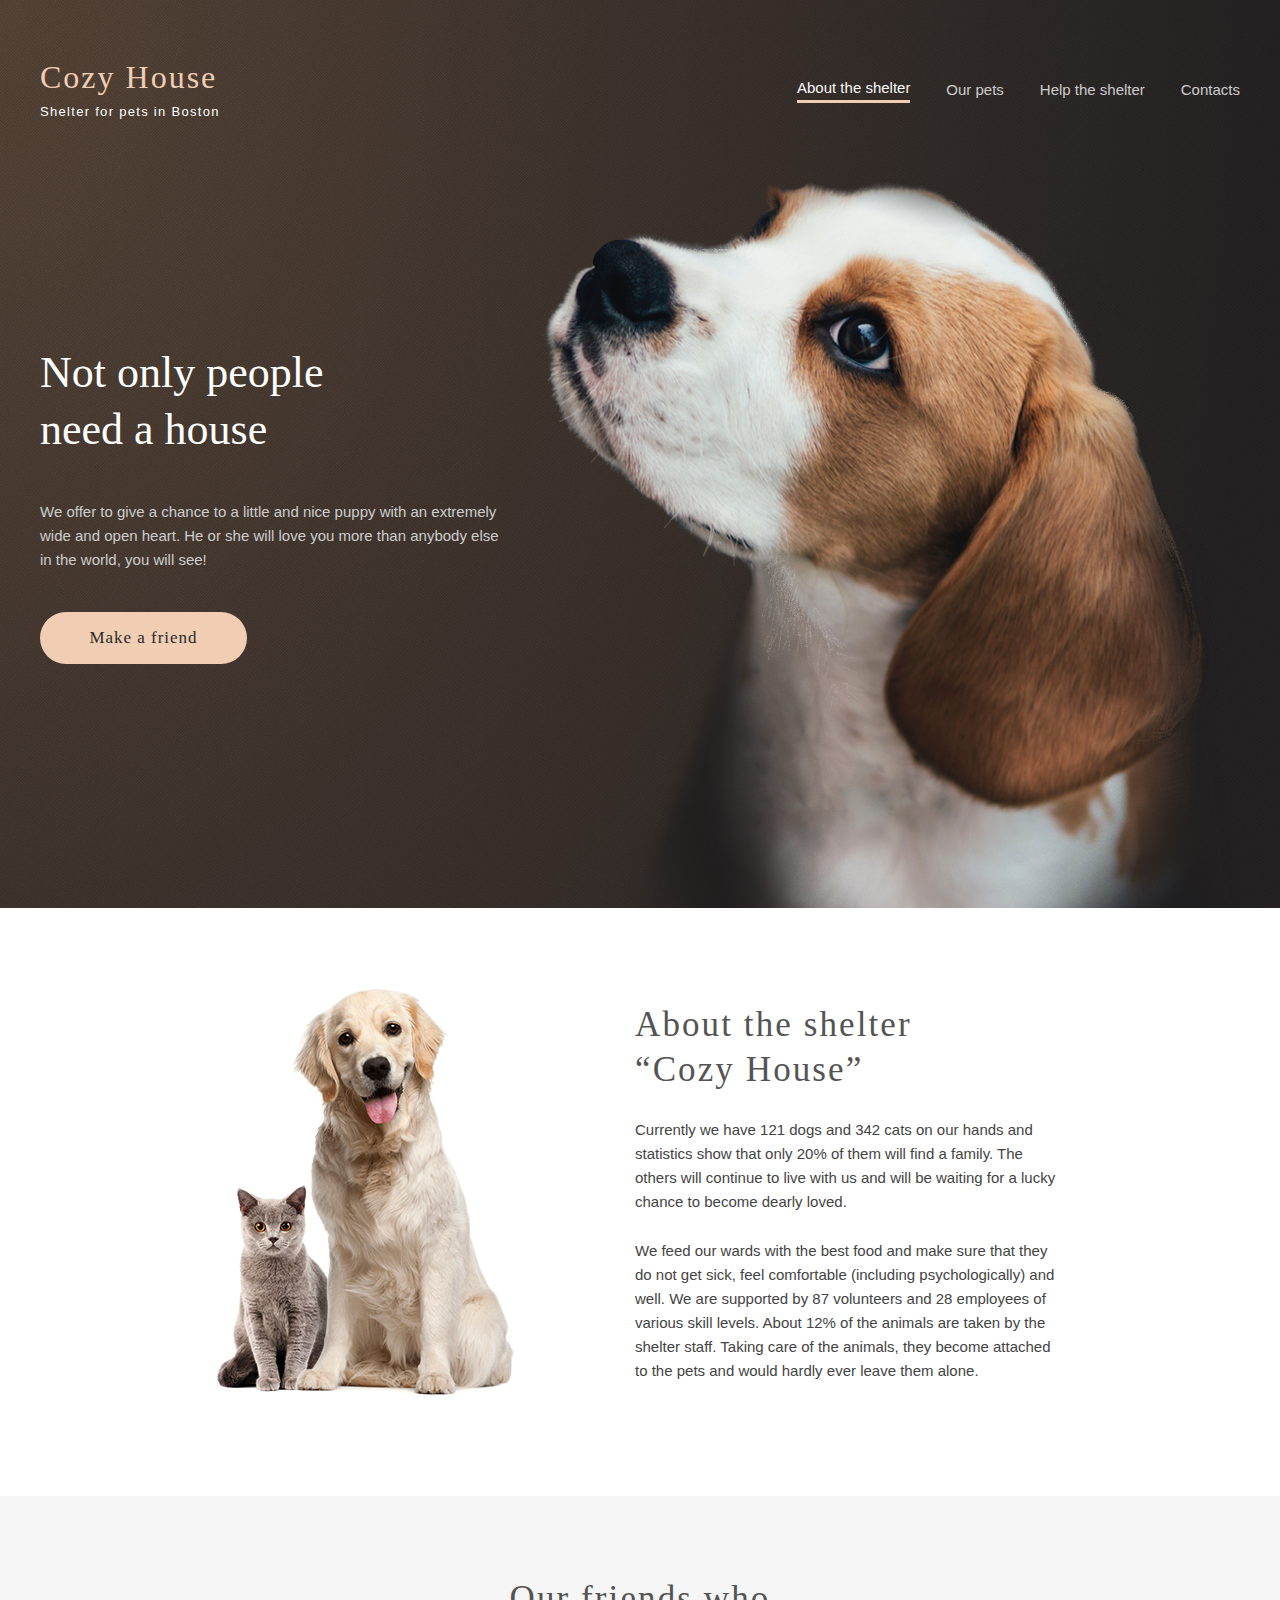
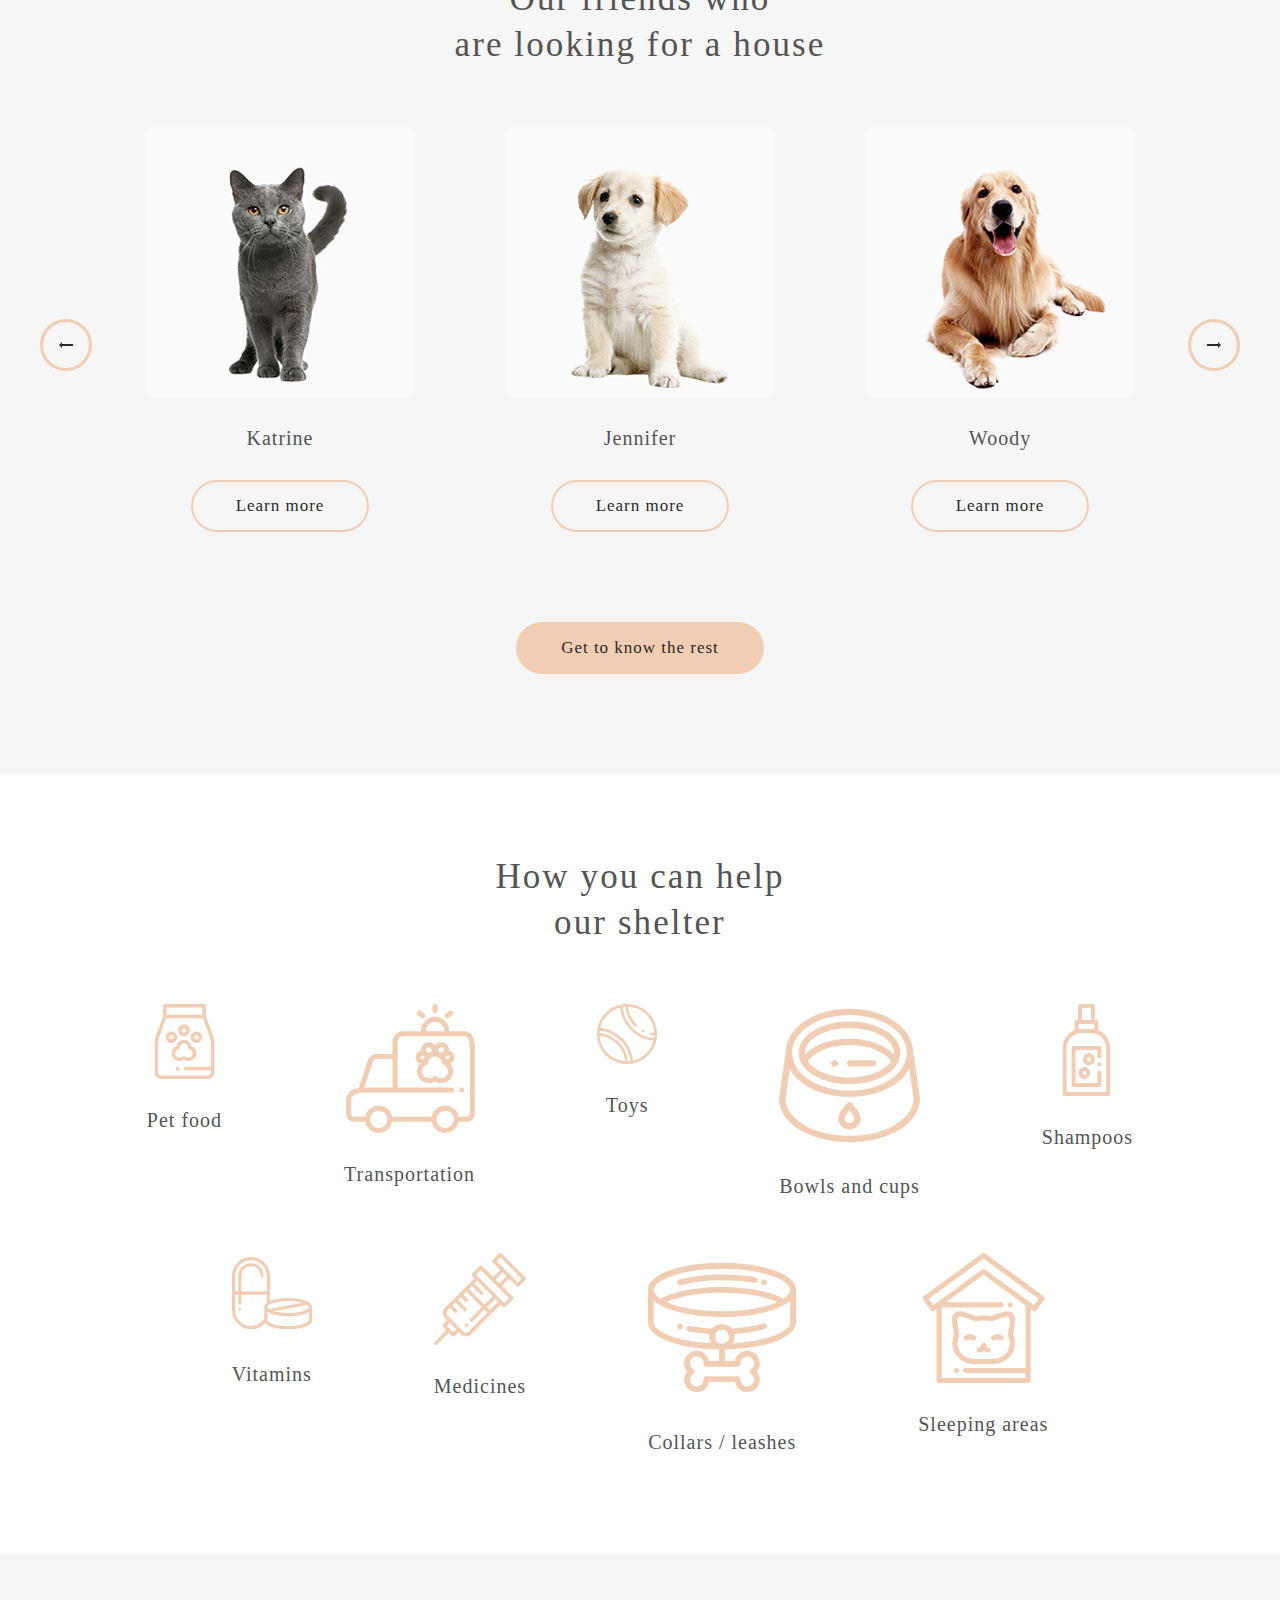
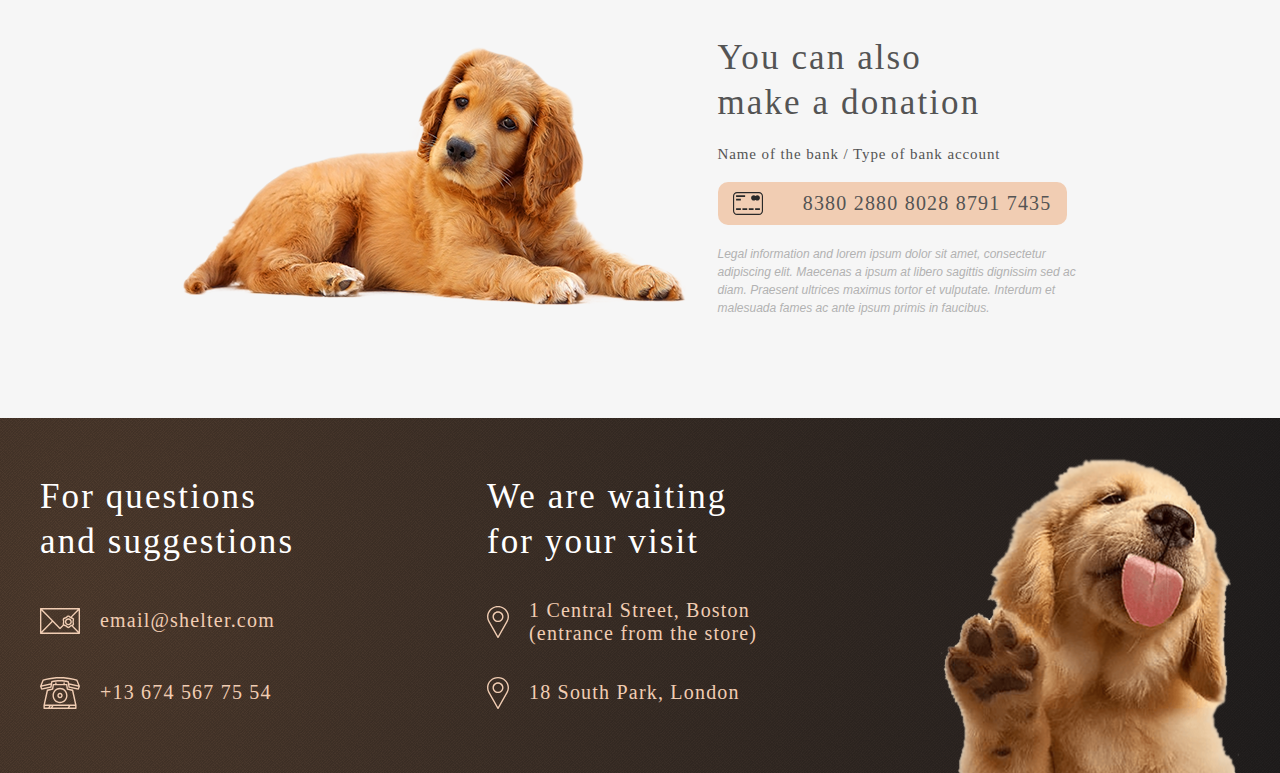
<file: shelter/pages/main/index.html>
<!DOCTYPE html>
<html lang="en">

<head>
    <meta charset="UTF-8">
    <meta name="viewport" content="width=device-width, initial-scale=1.0">
    <title>Main page</title>
    <link rel="stylesheet" href="main.css">
</head>

<body>
    <header class='header'>
        <div class="wrapper">
            <div class="logo">
                <h1 class="logo__title">Cozy House</h1>
                <div class="logo__subtitle">Shelter for pets in Boston</div>
            </div>
            <img class="burger-menu" src="../../assets/icons/Burger.png"></img>
            <nav class='menu'>
                <ul class='list'>
                    <li class='list__item'><a class='list__link list__link_active' href="#">About the shelter</a></li>
                    <li class='list__item'><a class='list__link list__link_disabled' href="../pets/pets.html">Our
                            pets</a></li>
                    <li class='list__item'><a class='list__link list__link_disabled' style='cursor: default;'
                            href="javascript:void(0)">Help the shelter</a></li>
                    <li class='list__item'><a class='list__link list__link_disabled' style='cursor: default;'
                            href="javascript:void(0)">Contacts</a></li>
                </ul>
            </nav>
        </div>
    </header>
    <main class='main'>
        <div class="first-screen">
            <div class="wrapper">
                <div class="content">
                    <div class="content__inner">
                        <h2 class='content__title'>
                            <span>
                                Not only people
                            </span>
                            <span>
                                need a house
                            </span>

                        </h2>
                        <p class="content__subtitle">
                            We offer to give a chance to a little and nice puppy with an extremely wide and open heart.
                            He
                            or she will love you more than anybody else in the world, you will see!</p>
                        <button type="button" class='hero__button'
                            onclick="window.location.href='../pets/pets.html'">Make a friend</button>
                    </div>
                </div>
                <div class="hero__image-wrapper">
                    <img class='hero__image' src="../../assets/images/start-screen-puppy.png" alt="pet image">
                </div>
            </div>
        </div>
        <div class='about'>
            <div class="wrapper">
                <div class="about__wrapper">
                    <div class="about__image-wrapper">
                        <img class='about__image-pet' src="../../assets/images/about-pets.png" alt="about pet">
                    </div>
                    <div class="about__content">
                        <h3 class='about__title'>
                            <span>About the shelter</span>
                            <span>“Cozy House”</span>
                        </h3>
                        <div class="about__description">
                            <p class='about__content_subtitle'>Currently we have 121 dogs and 342 cats on our hands and
                                statistics
                                show
                                that only 20% of them will find a family. The others will continue to live with us and
                                will
                                be
                                waiting for a lucky chance to become dearly loved.</p>
                            <p class='about__content_subtitle'>We feed our wards with the best food and make sure that
                                they
                                do
                                not
                                get
                                sick, feel comfortable (including psychologically) and well. We are supported by 87
                                volunteers
                                and 28 employees of various skill levels. About 12% of the animals are taken by the
                                shelter
                                staff. Taking care of the animals, they become attached to the pets and would hardly
                                ever
                                leave
                                them alone.</p>
                        </div>
                    </div>

                </div>
            </div>
        </div>

        <div class='pets'>
            <div class="wrapper">
                <div class="pets__wrapper">
                    <h3 class="pets__title">
                        <span>
                            Our friends who
                        </span>
                        <span>
                            are looking for a house
                        </span>
                    </h3>
                    <div class="pets__content">
                        <button class="slider-button">
                            <img src="../../assets/svg/Arrow.svg" alt="Left arrow">
                        </button>
                        <div class="pets__cards">
                            <a class="pets__item first">
                                <img src="../../assets/images/pets-katrine.png" alt="Katrine" class='pets__item__image'>
                                <div class="pets__item__content">
                                    <h4 class="pets__item__title">Katrine</h4>
                                    <button class="pets__item__button">Learn more</button>
                                </div>
                            </a>
                            <a class="pets__item center">
                                <img src="../../assets/images/pets-jennifer.png" alt="Jennifer"
                                    class='pets__item__image'>
                                <div class="pets__item__content">
                                    <h4 class="pets__item__title">Jennifer</h4>
                                    <button class="pets__item__button">Learn more</button>
                                </div>
                            </a>
                            <div class="pets__item last">
                                <img src="../../assets/images/pets-woody.png" alt="Woody" class='pets__item__image'>
                                <div class="pets__item__content">
                                    <h4 class="pets__item__title">Woody</h4>
                                    <button class="pets__item__button">Learn more</button>
                                </div>
                            </div>
                        </div>
                        <button class="slider-button_reverted">
                            <img src="../../assets/svg/Arrow.svg" alt="Right arrow">
                        </button>
                    </div>
                    <button class='pets__button' onclick="window.location.href='../pets/pets.html'">Get to know the
                        rest</button>
                </div>
            </div>
        </div>
        <div class='help'>
            <div class="wrapper">
                <div class="help__wrapper">
                    <h3 class="help__title">
                        <span>How you can help</span>
                        <span>our shelter</span>
                    </h3>
                    <div class="help__variants">
                        <div class="help__variants-line">
                            <div class="help__variant">
                                <img src="../../assets/icons/icon-pet-food.svg" alt="pet food"
                                    class="help__variant__image">
                                <h4 class="help__variant__title">
                                    Pet food
                                </h4>
                            </div>
                            <div class="help__variant even">
                                <img src="../../assets/icons/icon-transportation.svg" alt="transportation"
                                    class="help__variant__image">
                                <h4 class="help__variant__title">
                                    Transportation
                                </h4>
                            </div>
                            <div class="help__variant ">
                                <img src="../../assets/icons/icon-toys.svg" alt="toys" class="help__variant__image">
                                <h4 class="help__variant__title">
                                    Toys
                                </h4>
                            </div>
                            <div class="help__variant even">
                                <img src="../../assets/icons/icon-bowls-and-cups.svg" alt="bowls and cups"
                                    class="help__variant__image">
                                <h4 class="help__variant__title">
                                    Bowls and cups
                                </h4>
                            </div>
                            <div class="help__variant">
                                <img src="../../assets/icons/icon-shampoos.svg" alt="shampoos"
                                    class="help__variant__image">
                                <h4 class="help__variant__title">
                                    Shampoos
                                </h4>
                            </div>
                        </div>
                        <div class="help__variants-line">
                            <div class="help__variant even">
                                <img src="../../assets/icons/icon-vitamins.svg" alt="vitamins"
                                    class="help__variant__image">
                                <h4 class="help__variant__title">
                                    Vitamins
                                </h4>
                            </div>
                            <div class="help__variant">
                                <img src="../../assets/icons/icon-medicines.svg" alt="Medicines"
                                    class="help__variant__image">
                                <h4 class="help__variant__title">
                                    Medicines
                                </h4>
                            </div>
                            <div class="help__variant even">
                                <img src="../../assets/icons/icon-collars-leashes.svg" alt="collars and leashes"
                                    class="help__variant__image">
                                <h4 class="help__variant__title">
                                    Collars / leashes
                                </h4>
                            </div>
                            <div class="help__variant">
                                <img src="../../assets/icons/icon-sleeping-area.svg" alt="sleeping area"
                                    class="help__variant__image">
                                <h4 class="help__variant__title">
                                    Sleeping areas
                                </h4>
                            </div>
                        </div>
                    </div>
                </div>
            </div>
        </div>


        <div class='donation'>
            <div class="wrapper">
                <div class="donation__wrapper">
                    <div class="donation__image-wrapper">
                        <img src="../../assets/images/donation-dog.png" alt="donation dog" class="donation__image">
                    </div>
                    <div class="donation__content">
                        <h3 class="donation__title">
                            <span>You can also</span>
                            <span>make a donation</span>
                        </h3>

                        <h5 class="donation__subtitle">
                            Name of the bank / Type of bank account
                        </h5>
                        <a href="" class="donation__credit-card">
                            <img src="../../assets/icons/credit-card.svg" alt="card" class="credit-card__icon">
                            <div class="credit-card__number">8380 2880 8028 8791 7435</div>
                        </a>
                        <div class="donation__credit-card__text">
                            Legal information and lorem ipsum dolor sit amet, consectetur adipiscing elit. Maecenas
                            a
                            ipsum at libero sagittis dignissim sed ac diam. Praesent ultrices maximus tortor et
                            vulputate. Interdum et malesuada fames ac ante ipsum primis in faucibus.
                        </div>

                    </div>
                </div>
            </div>
        </div>
    </main>
    <footer class='footer'>
        <div class="wrapper">
            <div class="footer__wrapper">
                <div class="footer__questions-suggestions">
                    <h3 class="footer__title">
                        For questions and suggestions
                    </h3>
                    <a href="mailto:email@shelter.com" class="footer__email">
                        <img src="../../assets/icons/icon-email.svg" alt="email" class="email-icon">
                        <div class="footer__email-text">email@shelter.com</div>
                    </a>

                    <a href="tel:+136745677554" class="footer__phone">
                        <img src="../../assets/icons/icon-phone.svg" alt="phone" class="phone-icon">
                        <div class="footer__phone-text">+13 674 567 75 54</div>
                    </a>
                </div>
            </div>
            <div class="footer__address__item">
                <div class="footer__address">
                    <h3 class="footer__title">
                        We are waiting for your visit
                    </h3>

                    <a href="https://www.google.com/maps/place/Площадь+Минина+и+Пожарского/@56.3265251,44.003856,18.12z/data=!4m13!1m7!3m6!1s0x89b7b8351d63c465:0xeedcc4251c491ab!2s1200+Pennsylvania+Ave.+SE,+Washington,+DC+20003,+США!3b1!8m2!3d38.88256!4d-76.9901975!3m4!1s0x4151d448a11be809:0xd6f79c27cd6e556d!8m2!3d56.3267999!4d44.0064092"
                        target="_blank" class="footer__address__first">
                        <img src="../../assets/icons/icon-marker.svg" alt="address" class="address-icon">
                        <div class="footer__address-text-first">
                            <span>1 Central Street, Boston</span>
                            <span>(entrance from the store)</span>
                        </div>
                    </a>

                    <a href="https://www.google.com/maps/place/Площадь+Минина+и+Пожарского/@56.3265251,44.003856,18.12z/data=!4m13!1m7!3m6!1s0x89b7b8351d63c465:0xeedcc4251c491ab!2s1200+Pennsylvania+Ave.+SE,+Washington,+DC+20003,+США!3b1!8m2!3d38.88256!4d-76.9901975!3m4!1s0x4151d448a11be809:0xd6f79c27cd6e556d!8m2!3d56.3267999!4d44.0064092"
                        target="_blank" class="footer__address__second">
                        <img src="../../assets/icons/icon-marker.svg" alt="address" class="address-icon">
                        <div class="footer__address-text">18 South Park, London </div>
                    </a>
                </div>
            </div>
            <div class="footer__image__wrapper">
                <img src="../../assets/images/footer-puppy.png" alt="dog" class="footer__image">
            </div>
        </div>
        </div>
    </footer>


    <div class="popup__overlay hidden">
        <div class="order-form ">
            <div class="close"><img src="../../assets/icons/modal_close_button.png"></div>
            <div class="pet__image"></div>
            <div class="information">
                <div class="name">Jennifer</div>
                <div class="subtitle">Dog - Labrador</div>
                <div class="pets__description">Jennifer is the cute dog puppy</div>
                <ul class="pets__info">
                    <li class='age'> </li>
                    <li class='inoculation'> </li>
                    <li class='diseases'></li>
                    <li class='parasites'></li>
                </ul>
            </div>
        </div>
    </div>
    
    <script src="main.js"></script>
</body>


</html>
</file>
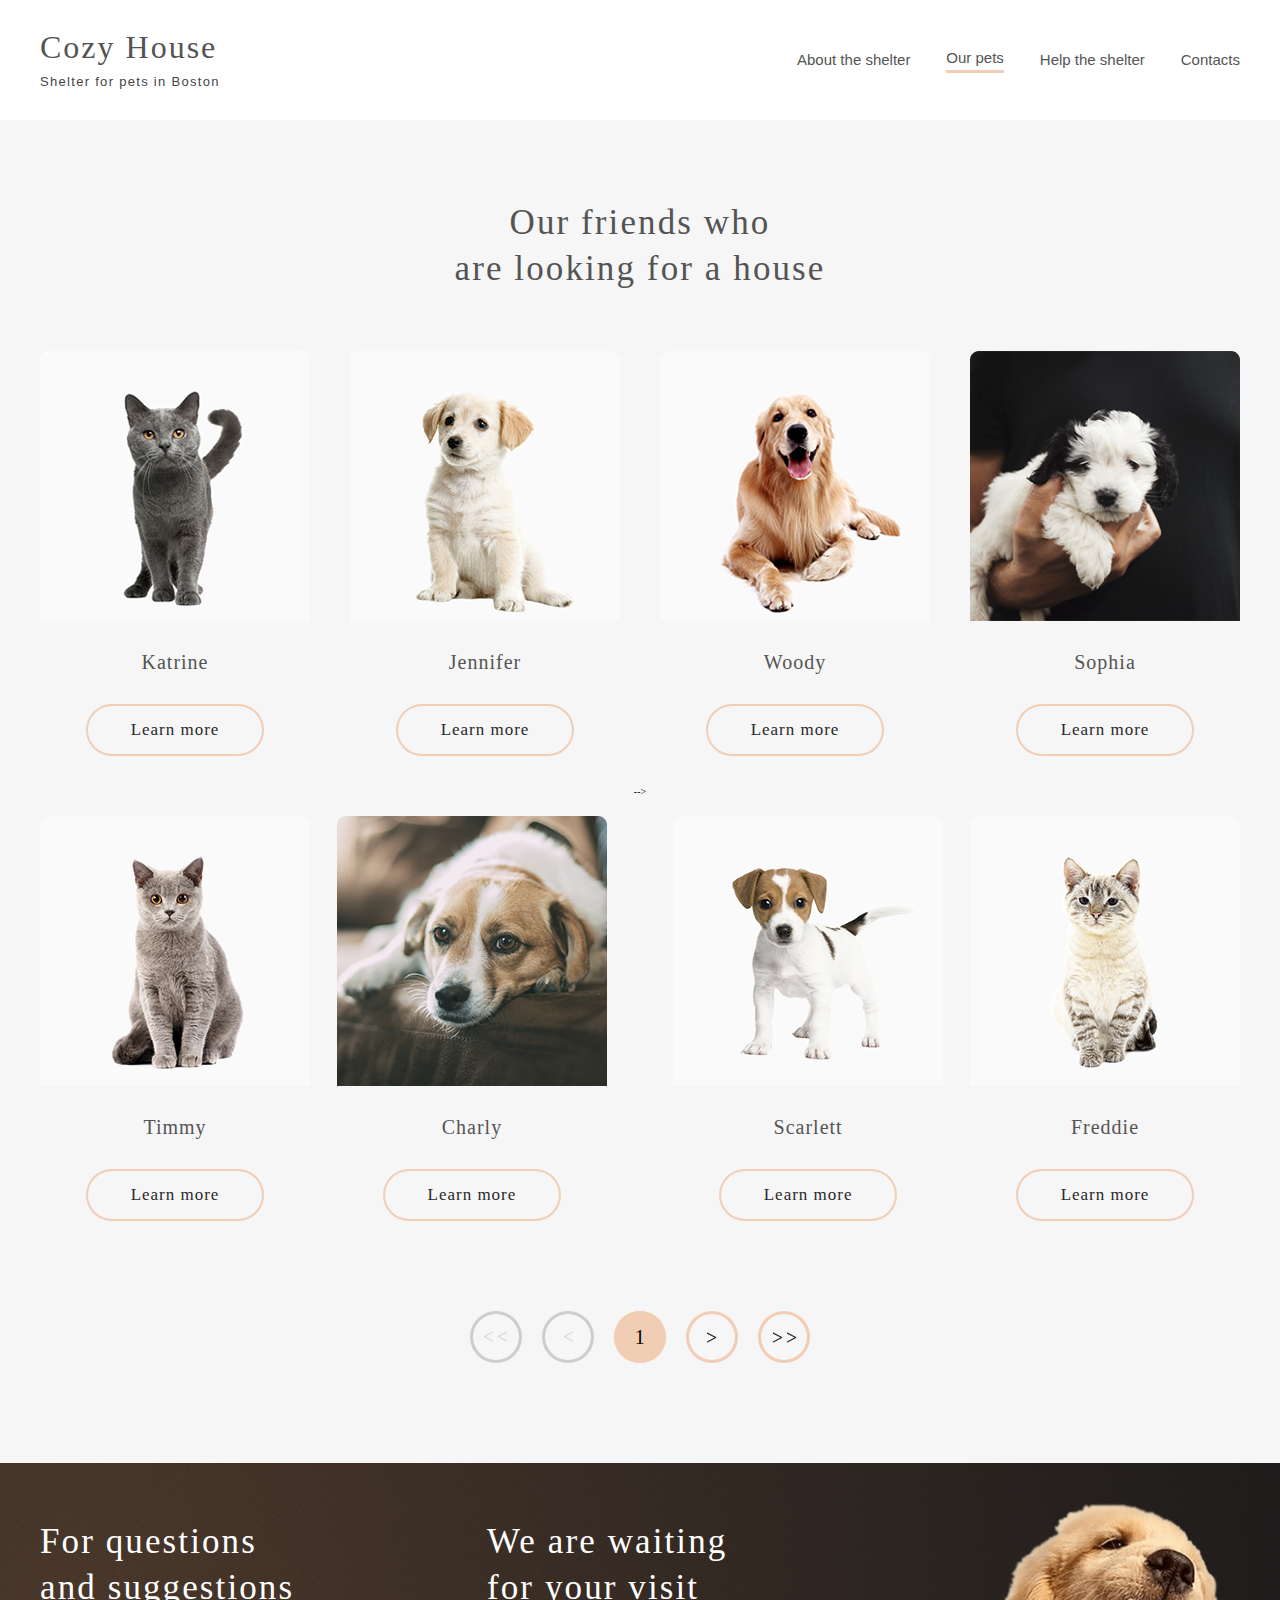
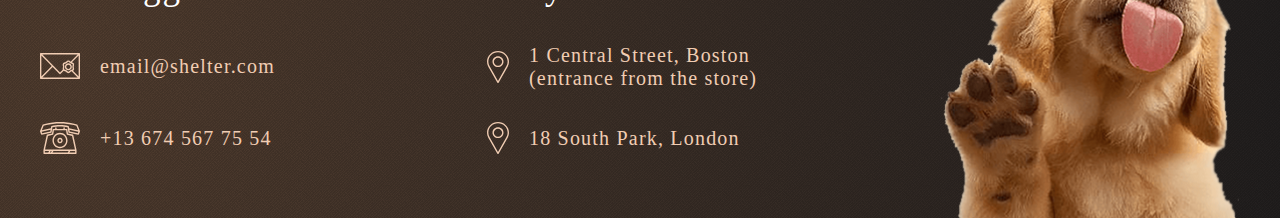
<file: shelter/pages/pets/pets.html>
<!DOCTYPE html>
<html lang="en">

<head>
    <meta charset="UTF-8">
    <meta name="viewport" content="width=device-width, initial-scale=1.0">
    <title>Our pets</title>
    <link rel="stylesheet" href="pets.css">
</head>

<body>
    <header class='header'>
        <div class="wrapper">
            <div class="logo">
                <a href="../main/index.html"><h1 class="logo__title">Cozy House</h1></a>
                <div class="logo__subtitle">Shelter for pets in Boston</div>
            </div>
            <img class="burger-menu" src="../../assets/icons/Burger2.png"></img>
            <nav class='menu'>
                <ul class='list'>
                    <li class='list__item'><a class='list__link list__link_disabled' href="../main/index.html">About the
                            shelter</a></li>
                    <li class='list__item'><a class='list__link list__link_active' href="#Our pets">Our pets</a></li>
                    <li class='list__item'><a class='list__link list__link_disabled' style='cursor: default;' href="javascript:void(0)">Help the shelter</a></li>
                    <li class='list__item'><a class='list__link list__link_disabled' style='cursor: default;' href="javascript:void(0)">Contacts</a></li>
                </ul>
            </nav>
        </div>
    </header>
    <main class="main">
        <div class='pets'>
            <div class="wrapper">
                <div class="pets__wrapper">
                    <h3 class="pets__title">
                        <span>
                            Our friends who
                        </span>
                        <span>
                            are looking for a house
                        </span>
                    </h3>

                    <div class="pets__cards ">
                        <a class="pets__item first">
                            <img src="../../assets/images/pets-katrine.png" alt="Katrine" class='pets__item__image'>
                            <div class="pets__item__content">
                                <h4 class="pets__item__title">Katrine</h4>
                                <button class="pets__item__button">Learn more</button>
                            </div>
                        </a>
                        <a class="pets__item second">
                            <img src="../../assets/images/pets-jennifer.png" alt="Jennifer" class='pets__item__image'>
                            <div class="pets__item__content">
                                <h4 class="pets__item__title">Jennifer</h4>
                                <button class="pets__item__button">Learn more</button>
                            </div>
                        </a>
                        <a class="pets__item third">
                            <img src="../../assets/images/pets-woody.png" alt="Woody" class='pets__item__image'>
                            <div class="pets__item__content">
                                <h4 class="pets__item__title">Woody</h4>
                                <button class="pets__item__button">Learn more</button>
                            </div>
                        </a>
                        <a class="pets__item fourth">
                            <img src="../../assets/images/pets-sophia.png" alt="Sophia" class='pets__item__image'>
                            <div class="pets__item__content">
                                <h4 class="pets__item__title">Sophia</h4>
                                <button class="pets__item__button">Learn more</button>
                            </div>
                        </a> 

                        <a class="pets__item fifth">
                            <img src="../../assets/images/pets-timmy.png" alt="Katrine" class='pets__item__image'>
                            <div class="pets__item__content">
                                <h4 class="pets__item__title">Timmy</h4>
                                <button class="pets__item__button">Learn more</button>
                            </div>
                        </a>
                        <a class="pets__item sixth">
                            <img src="../../assets/images/pets-charly.png" alt="Jennifer" class='pets__item__image'>
                            <div class="pets__item__content">
                                <h4 class="pets__item__title">Charly</h4>
                                <button class="pets__item__button">Learn more</button>
                            </div>
                        </a> -->
                        <a class="pets__item seventh">
                            <img src="../../assets/images/pets-scarlet.png" alt="Woody" class='pets__item__image'>
                            <div class="pets__item__content">
                                <h4 class="pets__item__title">Scarlett</h4>
                                <button class="pets__item__button">Learn more</button>
                            </div>
                        </a>
                        <a class="pets__item eighth">
                            <img src="../../assets/images/pets-freddie.png" alt="Sophia" class='pets__item__image'>
                            <div class="pets__item__content">
                                <h4 class="pets__item__title">Freddie</h4>
                                <button class="pets__item__button">Learn more</button>
                            </div>
                        </a> 
                    </div>

                    <div class="pets__navigation__wrapper">
                        <!-- по центру -->
                        <div class="pets__navigation">
                            <!-- space-between -->
                            <button class="slider-button_reverted" disabled>
                                <img src="../../assets/svg/doble.svg" alt="Right arrow" class='right-arrow'>
                            </button>
                            <button class="slider-button_reverted" disabled>
                                <img src="../../assets/svg/one.svg" alt="Right arrow" class='right-arrow'>
                            </button>

                            <button class="slider-button-center">
                                1
                            </button>

                            <button class="slider-button">
                                <img src="../../assets/svg/one.svg" alt="Left arrow">
                            </button>
                            <button class="slider-button">
                                <img src="../../assets/svg/doble.svg" alt="Left arrow">
                            </button>
                        </div>
                    </div>
                </div>
            </div>
        </div>
    </main>

    <footer class='footer'>
        <div class="wrapper">
            <div class="footer__wrapper">

                <div class="footer__questions-suggestions">
                    <h3 class="footer__title">
                        <!-- <span>For questions</span>
                        <span>and suggestions</span> -->
                        For questions and suggestions
                    </h3>
                    <a href="mailto:email@shelter.com" class="footer__email">
                        <img src="../../assets/icons/icon-email.svg" alt="email" class="email-icon">
                        <div class="footer__email-text">email@shelter.com</div>
                    </a>

                    <a href="tel:+136745677554" class="footer__phone">
                        <img src="../../assets/icons/icon-phone.svg" alt="phone" class="phone-icon">
                        <div class="footer__phone-text">+13 674 567 75 54</div>
                    </a>
                </div>
            </div>
            <div class="footer__address__item">
                <div class="footer__address">
                    <h3 class="footer__title">
                        We are waiting for your visit
                    </h3>


                    
                    <a href="https://www.google.com/maps/place/Площадь+Минина+и+Пожарского/@56.3265251,44.003856,18.12z/data=!4m13!1m7!3m6!1s0x89b7b8351d63c465:0xeedcc4251c491ab!2s1200+Pennsylvania+Ave.+SE,+Washington,+DC+20003,+США!3b1!8m2!3d38.88256!4d-76.9901975!3m4!1s0x4151d448a11be809:0xd6f79c27cd6e556d!8m2!3d56.3267999!4d44.0064092"
                    target="_blank" class="footer__address__first">
                        <img src="../../assets/icons/icon-marker.svg" alt="address" class="address-icon">
                        <div class="footer__address-text-first">
                            <span>1 Central Street, Boston</span>
                            <span>(entrance from the store)</span>
                        </div>
                    </a>
                    
                    <a href="https://www.google.com/maps/place/Площадь+Минина+и+Пожарского/@56.3265251,44.003856,18.12z/data=!4m13!1m7!3m6!1s0x89b7b8351d63c465:0xeedcc4251c491ab!2s1200+Pennsylvania+Ave.+SE,+Washington,+DC+20003,+США!3b1!8m2!3d38.88256!4d-76.9901975!3m4!1s0x4151d448a11be809:0xd6f79c27cd6e556d!8m2!3d56.3267999!4d44.0064092"
                    target="_blank" class="footer__address__second">
                        <img src="../../assets/icons/icon-marker.svg" alt="address" class="address-icon">
                        <div class="footer__address-text">18 South Park, London </div>
                    </a>
                </div>
            </div>
            <div class="footer__image__wrapper">
                <img src="../../assets/images/footer-puppy.png" alt="dog" class="footer__image">
            </div>
        </div>
        </div>
    </footer>

    <div class="popup__overlay hidden">
        <div class="order-form ">
            <div class="close"><img src="../../assets/icons/modal_close_button.png"></div>
            <div class="pet__image"></div>
            <div class="information">
                <div class="name"></div>
                <div class="subtitle"></div>
                <div class="pets__description"></div>
                <ul class="pets__info">
                    <li class='age'></li>
                    <li class='inoculation'></li>
                    <li class='diseases'></li>
                    <li class='parasites'></li>
                </ul>
            </div>
        </div>
    </div>
    <script src="pets.js"></script>
</body>

</html>
</file>
<file: shelter/pages/main/main.css>
@charset "UTF-8";
:root {
  font-size: 10px; }

* {
  margin: 0;
  padding: 0;
  -webkit-box-sizing: border-box;
  -moz-box-sizing: border-box;
  -moz-box-sizing: border-box;
  box-sizing: border-box; }

body {
  position: relative; }

a {
  text-decoration: none; }

.header {
  width: 100%;
  max-width: 100%;
  position: absolute;
  top: 6rem; }

.wrapper {
  display: flex;
  margin: 0 auto;
  max-width: 120rem;
  flex: 1;
  justify-content: space-between; }

.logo {
  display: flex;
  flex-direction: column; }
  .logo .logo__title {
    font-family: Georgia;
    font-style: normal;
    font-weight: normal;
    font-size: 3.2rem;
    line-height: 110%;
    letter-spacing: 0.2rem;
    color: #F1CDB3; }
  .logo .logo__subtitle {
    margin-top: 1rem;
    font-family: Arial;
    font-style: normal;
    font-weight: normal;
    font-size: 1.3rem;
    line-height: 110%;
    letter-spacing: 0.13rem;
    text-align: center;
    color: #FFFFFF; }

.burger-menu {
  display: none; }

.menu {
  display: flex;
  width: 44.3rem; }

.list {
  justify-content: space-between;
  width: 100%;
  display: flex;
  list-style-type: none; }
  .list .list__item {
    display: flex;
    align-items: center; }
    .list .list__item .list__link {
      font-family: Arial;
      font-weight: 400;
      font-size: 1.5rem;
      line-height: 160%;
      color: #FAFAFA;
      text-decoration: none; }
      .list .list__item .list__link_disabled {
        color: #CDCDCD; }
      .list .list__item .list__link_active {
        border-bottom: solid 0.3rem #F1CDB3; }

.main {
  display: flex;
  flex-direction: column; }

.first-screen {
  padding-top: 18rem;
  display: flex;
  background: url(../../assets/images/noise_transparent.png), radial-gradient(100% 215.42% at 0% 0%, #5B483A 0%, #262425 100%), #211F20; }
  .first-screen .content {
    width: 100%;
    display: flex;
    justify-content: space-between; }
  .first-screen .hero__image-wrapper {
    display: flex; }
  .first-screen .hero_image {
    width: 100%;
    max-width: 96.8rem;
    max-height: 72.8rem; }

.content__inner {
  padding-bottom: 8rem;
  max-width: 46.8rem;
  display: flex;
  flex-direction: column;
  /*сменили напраление*/
  justify-content: center; }
  .content__inner .content__title {
    max-width: 31rem;
    font-family: Georgia;
    font-weight: 400;
    font-size: 4.4rem;
    line-height: 130%;
    color: #FFFFFF; }
  .content__inner .content__subtitle {
    margin-top: 4.2rem;
    font-family: Arial;
    font-weight: 400;
    font-size: 1.5rem;
    line-height: 160%;
    color: #CDCDCD; }
  .content__inner .hero__button {
    width: 20.7rem;
    height: 5.2rem;
    margin-top: 4rem;
    background-color: #F1CDB3;
    border: none;
    padding: 1.5rem 4.5rem;
    cursor: pointer;
    outline: none;
    border: none;
    border-radius: 10rem;
    transition-duration: 0.5s;
    font-family: Georgia;
    font-style: normal;
    font-weight: 400;
    font-size: 1.7rem;
    line-height: 130%;
    letter-spacing: 0.099rem;
    color: #292929; }
    .content__inner .hero__button:hover {
      background-color: #FDDCC4; }

.about {
  display: flex; }
  .about__wrapper {
    display: flex;
    width: 100%;
    justify-content: space-between;
    padding: 8rem 17.5rem 10rem 17.5rem; }
  .about .wrapper {
    justify-content: center; }
  .about__image-wrapper {
    display: flex; }
  .about__image-pet {
    width: 100%; }
  .about__content {
    display: flex;
    flex-direction: column;
    max-width: 43rem;
    justify-content: center; }
  .about__title {
    color: #545454;
    font-family: Georgia;
    font-style: normal;
    font-weight: 400;
    font-size: 3.5rem;
    line-height: 130%;
    letter-spacing: 0.21rem; }
    .about__title span {
      display: block; }
  .about__description {
    margin-top: 2.5rem; }
    .about__description p {
      color: #444444;
      font-family: Arial;
      font-style: normal;
      font-weight: normal;
      font-size: 1.5rem;
      line-height: 160%; }
      .about__description p:nth-child(2) {
        margin-top: 2.5rem; }

.pets {
  padding-top: 8rem;
  padding-bottom: 10rem;
  background-color: #F6F6F6; }
  .pets__wrapper {
    width: 100%;
    display: flex;
    flex-direction: column;
    align-items: center; }
  .pets__content {
    display: flex;
    align-items: center; }
    .pets__content .pets__cards {
      display: flex;
      padding: 6rem 0.8rem; }
      .pets__content .pets__cards .pets__item {
        display: flex;
        flex-direction: column;
        border-radius: 0.9rem;
        margin: 0 4.5rem;
        cursor: pointer; }
        .pets__content .pets__cards .pets__item:hover {
          box-shadow: 0px 2px 35px 14px rgba(13, 13, 13, 0.04); }
        .pets__content .pets__cards .pets__item__image {
          width: 100%; }
        .pets__content .pets__cards .pets__item__content {
          display: flex;
          flex-direction: column;
          align-items: center;
          padding-bottom: 3rem; }
        .pets__content .pets__cards .pets__item__title {
          margin: 3rem 0;
          font-family: Georgia;
          font-style: normal;
          font-weight: 400;
          font-size: 2rem;
          line-height: 115%;
          letter-spacing: 0.12rem;
          letter-spacing: 0.1rem;
          color: #545454; }
        .pets__content .pets__cards .pets__item__button {
          background-color: transparent;
          padding: 1.5rem 4.5rem;
          cursor: pointer;
          outline: none;
          border: none;
          border-radius: 10rem;
          transition-duration: 0.5s;
          font-family: Georgia;
          font-style: normal;
          font-weight: 400;
          font-size: 1.7rem;
          line-height: 130%;
          letter-spacing: 0.099rem;
          color: #292929;
          box-shadow: inset 0 0 0 0.2rem #F1CDB3; }
          .pets__content .pets__cards .pets__item__button:hover {
            box-shadow: none;
            background-color: #FDDCC4; }
    .pets__content .slider-button {
      display: flex;
      justify-content: center;
      align-items: center;
      width: 5.2rem;
      height: 5.2rem;
      box-shadow: inset 0 0 0 0.3rem #F1CDB3;
      border-radius: 100%;
      padding: 1.9rem;
      background: none;
      border: none;
      outline: none;
      transition-duration: 0.5s; }
      .pets__content .slider-button:hover {
        cursor: pointer;
        box-shadow: none;
        background-color: #F1CDB3; }
    .pets__content .slider-button_reverted {
      display: flex;
      justify-content: center;
      align-items: center;
      width: 5.2rem;
      height: 5.2rem;
      box-shadow: inset 0 0 0 0.3rem #F1CDB3;
      border-radius: 100%;
      padding: 1.9rem;
      background: none;
      border: none;
      outline: none;
      transition-duration: 0.5s;
      transform: rotate(180deg); }
      .pets__content .slider-button_reverted:hover {
        cursor: pointer;
        box-shadow: none;
        background-color: #F1CDB3; }
  .pets__title {
    max-width: 40rem;
    text-align: center;
    font-family: Georgia;
    font-style: normal;
    font-weight: 400;
    font-size: 3.5rem;
    line-height: 130%;
    letter-spacing: 0.21rem;
    color: #545454; }
    .pets__title span {
      display: block; }
  .pets__button {
    background-color: #F1CDB3;
    border: none;
    padding: 1.5rem 4.5rem;
    cursor: pointer;
    outline: none;
    border: none;
    border-radius: 10rem;
    transition-duration: 0.5s;
    font-family: Georgia;
    font-style: normal;
    font-weight: 400;
    font-size: 1.7rem;
    line-height: 130%;
    letter-spacing: 0.099rem;
    color: #292929; }
    .pets__button:hover {
      background-color: #FDDCC4; }

.help {
  padding-top: 8rem;
  padding-bottom: 10rem; }
  .help__wrapper {
    width: 100%;
    display: flex;
    flex-direction: column;
    align-items: center; }
  .help__title {
    max-width: 40rem;
    text-align: center;
    font-family: Georgia;
    font-style: normal;
    font-weight: 400;
    font-size: 3.5rem;
    line-height: 130%;
    letter-spacing: 0.21rem;
    color: #545454; }
    .help__title span {
      display: block; }
  .help__variants {
    margin-top: 0.4rem; }
  .help__variants-line {
    display: flex;
    justify-content: center;
    margin-top: 5.5rem; }
  .help__variant {
    display: flex;
    flex-direction: column;
    margin: 0 6.1rem; }
    .help__variant__title {
      display: flex;
      flex-direction: column;
      align-items: center;
      margin-top: 3rem;
      font-family: Georgia;
      font-style: normal;
      font-weight: 400;
      font-size: 2rem;
      line-height: 115%;
      letter-spacing: 0.12rem;
      letter-spacing: 0.1rem;
      color: #545454; }

.donation {
  background-color: #F6F6F6;
  display: flex; }
  .donation__wrapper {
    display: flex;
    width: 100%;
    justify-content: center;
    padding: 8rem 4rem 10rem 4rem; }
  .donation .wrapper {
    justify-content: center; }
  .donation__image-wrapper {
    display: flex;
    justify-content: center;
    margin: 1.2rem 3rem 1.1rem 0; }
  .donation__image-pet {
    width: 100%; }
  .donation__content {
    display: flex;
    flex-direction: column;
    max-width: 43rem;
    justify-content: center; }
  .donation__title {
    color: #545454;
    font-family: Georgia;
    font-style: normal;
    font-weight: 400;
    font-size: 3.5rem;
    line-height: 130%;
    letter-spacing: 0.21rem; }
    .donation__title span {
      display: block; }
  .donation__subtitle {
    margin-top: 2rem;
    font-family: Georgia;
    font-style: normal;
    font-weight: 400;
    font-size: 1.5rem;
    line-height: 110%;
    letter-spacing: 0.09rem;
    color: #545454; }
  .donation__credit-card {
    margin-top: 2rem;
    padding: 1rem 1.5rem;
    width: 34.9rem;
    height: 4.3rem;
    background-color: #F1CDB3;
    border-radius: 1rem;
    display: flex;
    align-items: center;
    justify-content: space-between; }
    .donation__credit-card .credit-card__number {
      text-decoration: none;
      font-family: Georgia;
      font-style: normal;
      font-weight: 400;
      font-size: 2rem;
      line-height: 115%;
      letter-spacing: 0.12rem;
      letter-spacing: 0.12rem;
      color: #545454; }
  .donation__credit-card__text {
    margin-top: 2rem;
    width: 38rem;
    color: #B2B2B2;
    font-family: Arial;
    font-style: italic;
    font-weight: normal;
    font-size: 1.2rem;
    line-height: 150%; }

.footer {
  padding-top: 4rem;
  display: flex;
  background: url(../../assets/images/noise_transparent.png), radial-gradient(110.67% 538.64% at 5.73% 50%, #513D2F 0%, #1A1A1C 100%), #211F20; }
  .footer__wrapper {
    display: flex; }
  .footer__questions-suggestion__item {
    display: flex;
    justify-content: space-between; }
  .footer__questions-suggestions {
    display: flex;
    flex-direction: column; }
    .footer__questions-suggestions .footer__email {
      display: flex;
      align-items: center;
      margin-top: 4rem; }
    .footer__questions-suggestions .footer__phone {
      display: flex;
      align-items: center;
      margin-top: 4rem; }
    .footer__questions-suggestions .footer__email-text {
      color: #F1CDB3;
      text-decoration: none;
      font-family: Georgia;
      font-style: normal;
      font-weight: 400;
      font-size: 2rem;
      line-height: 115%;
      letter-spacing: 0.12rem;
      letter-spacing: 0.12rem;
      margin-left: 2rem; }
    .footer__questions-suggestions .footer__phone-text {
      color: #F1CDB3;
      text-decoration: none;
      font-family: Georgia;
      font-style: normal;
      font-weight: 400;
      font-size: 2rem;
      line-height: 115%;
      letter-spacing: 0.12rem;
      letter-spacing: 0.12rem;
      margin-left: 2rem; }
  .footer__address__item {
    display: flex;
    justify-content: space-between; }
  .footer__address {
    display: flex;
    flex-direction: column; }
    .footer__address .footer__address__first {
      display: flex;
      align-items: center;
      margin-top: 3.4rem; }
    .footer__address .footer__address__second {
      display: flex;
      align-items: center;
      margin-top: 3.2rem; }
    .footer__address .footer__address-text-first {
      color: #F1CDB3;
      text-decoration: none;
      font-family: Georgia;
      font-style: normal;
      font-weight: 400;
      font-size: 2rem;
      line-height: 115%;
      letter-spacing: 0.12rem;
      margin-left: 2rem;
      letter-spacing: 0.12rem; }
      .footer__address .footer__address-text-first span {
        display: block; }
    .footer__address .footer__address-text {
      color: #F1CDB3;
      text-decoration: none;
      font-family: Georgia;
      font-style: normal;
      font-weight: 400;
      font-size: 2rem;
      line-height: 115%;
      letter-spacing: 0.12rem;
      margin-left: 2rem;
      letter-spacing: 0.12rem; }
  .footer__image__wrapper {
    display: flex;
    margin-left: 0.6rem;
    justify-content: space-between; }
  .footer__image {
    width: 100%; }
  .footer__title {
    width: 27.9rem;
    word-wrap: break-word;
    margin-top: 1.6rem;
    font-family: Georgia;
    font-style: normal;
    font-weight: 400;
    font-size: 3.5rem;
    line-height: 130%;
    letter-spacing: 0.21rem;
    color: #FFFFFF; }
    .footer__title span {
      display: block; }

.popup__overlay {
  position: fixed;
  z-index: 10000;
  left: 0;
  top: 0;
  width: 100%;
  height: 100%;
  background: rgba(0, 0, 0, 0.7); }

.order-form {
  background: #FAFAFA;
  border-radius: 9px;
  box-shadow: 1px 0px 5px #7d7d7d;
  box-sizing: border-box;
  height: 50rem;
  width: 90rem;
  margin: 12.5rem auto;
  position: relative;
  display: flex;
  flex-direction: row; }
  .order-form .pet__image {
    width: 50rem;
    height: 50rem;
    background-image: url("../../assets/images/pets-jennifer.png");
    background-size: cover;
    border-radius: 9px; }
  .order-form .information {
    display: flex;
    flex-direction: column;
    margin-left: 3rem; }
  .order-form .name {
    margin-top: 5rem;
    font-family: Georgia;
    font-style: normal;
    font-weight: 400;
    font-size: 3.5rem;
    line-height: 130%;
    letter-spacing: 0.21rem; }
  .order-form .subtitle {
    margin-top: 1rem;
    font-family: Georgia;
    font-style: normal;
    font-weight: 400;
    font-size: 2rem;
    line-height: 115%;
    letter-spacing: 0.12rem; }
  .order-form .pets__description {
    margin-top: 4rem;
    font-family: Georgia;
    font-style: normal;
    font-weight: 400;
    font-size: 1.5rem;
    line-height: 110%;
    letter-spacing: 0.09rem;
    width: 35rem; }
  .order-form .pets__info {
    margin-top: 4rem;
    font-family: Georgia;
    font-style: normal;
    font-weight: 400;
    font-size: 1.5rem;
    line-height: 110%;
    letter-spacing: 0.09rem;
    margin-left: 1.2rem; }
  .order-form .age,
  .order-form .inoculation,
  .order-form .diseases,
  .order-form .parasites {
    padding-bottom: 1rem; }

.close {
  display: block;
  position: absolute;
  right: -4rem;
  top: -5.2rem;
  cursor: pointer; }

.hidden {
  display: none; }

@media (max-device-width: 1279px) {
  .header {
    top: 3rem; }

  .wrapper {
    display: flex;
    margin: 0 auto;
    max-width: 70.8rem;
    flex: 1;
    flex-wrap: wrap; }

  .first-screen {
    padding-top: 15rem; }
    .first-screen .content {
      width: 100%;
      margin-left: 12.5rem;
      display: flex; }
    .first-screen .hero__image-wrapper {
      display: flex;
      margin-top: 2rem;
      margin-left: 14rem; }
    .first-screen .hero__image {
      width: 56.9rem;
      height: 59.3rem; }

  .hero__button {
    margin: 0 auto; }

  .about {
    display: flex; }
    .about__wrapper {
      display: flex;
      width: 100%;
      flex-wrap: wrap;
      justify-content: space-between;
      padding: 8rem 12rem 10rem 14rem; }
    .about__image-wrapper {
      margin-top: 8rem;
      margin-left: 6.5rem;
      display: flex;
      order: 2; }
    .about__content {
      order: 1; }

  .pets {
    padding-top: 8rem;
    padding-bottom: 10rem;
    background-color: #F6F6F6; }
    .pets__wrapper {
      width: 100%;
      display: flex;
      flex-direction: column;
      align-items: center;
      justify-content: space-between; }
    .pets__content {
      display: flex;
      align-items: center; }
      .pets__content .pets__cards {
        width: 60rem;
        display: flex;
        padding: 6rem 1rem;
        justify-content: space-between; }
        .pets__content .pets__cards .pets__item {
          display: flex;
          flex-direction: column;
          border-radius: 0.9rem;
          margin: 0; }
        .pets__content .pets__cards .center {
          display: none; }

  .help {
    padding-top: 8rem;
    padding-bottom: 10rem; }
    .help__wrapper {
      width: 100%;
      display: flex;
      flex-direction: column;
      align-items: center; }
    .help__variants {
      margin-top: 0.4rem;
      margin-left: 0.7rem; }
    .help__variants-line {
      all: initial; }
    .help__variant {
      display: inline-block;
      margin: 0 2.9rem;
      margin-top: 5.45rem; }
      .help__variant__image {
        margin: 0 5.5rem; }
      .help__variant__title {
        margin-top: 2.7rem; }

  .donation {
    background-color: #F6F6F6;
    display: flex; }
    .donation__wrapper {
      display: flex;
      flex-wrap: wrap; }
    .donation__image-wrapper {
      order: 2;
      margin-top: 6.1rem;
      margin-left: 3rem;
      margin-bottom: 0; }
    .donation__content {
      order: 1; }

  .footer {
    padding-top: 1.5rem;
    display: flex;
    background: url(../../assets/images/noise_transparent.png), radial-gradient(110.67% 538.64% at 5.73% 50%, #513D2F 0%, #1A1A1C 100%), #211F20; }
    .footer__wrapper {
      margin: 0 3.37rem; }
    .footer__address__item {
      margin-left: 2.84rem;
      margin-right: 3.9rem; }
    .footer__address {
      padding-left: -1rem; }
    .footer__image__wrapper {
      margin: 6rem auto;
      margin-bottom: 0; }

  .popup__overlay {
    position: fixed;
    z-index: 10000;
    left: 0;
    top: 0;
    width: 100%;
    height: 100%;
    background: rgba(0, 0, 0, 0.7); }

  .order-form {
    height: 35rem;
    width: 63rem;
    background: #FAFAFA;
    border-radius: 9px;
    box-shadow: 1px 0px 5px #7d7d7d;
    box-sizing: border-box;
    margin: 15rem auto;
    position: relative;
    display: flex;
    flex-direction: row; }
    .order-form .pet__image {
      width: 35rem;
      height: 35rem;
      background-image: url("../../assets/images/pets-jennifer.png");
      background-size: cover;
      border-radius: 9px; }
    .order-form .information {
      display: flex;
      flex-direction: column;
      margin-left: 3rem; }
    .order-form .name {
      margin-top: 1rem;
      font-family: Georgia;
      font-style: normal;
      font-weight: 400;
      font-size: 3.5rem;
      line-height: 130%;
      letter-spacing: 0.21rem; }
    .order-form .subtitle {
      margin-top: 1rem;
      font-family: Georgia;
      font-style: normal;
      font-weight: 400;
      font-size: 2rem;
      line-height: 115%;
      letter-spacing: 0.12rem; }
    .order-form .pets__description {
      margin-top: 2rem;
      font-family: Georgia;
      font-style: normal;
      font-weight: normal;
      font-size: 13px;
      line-height: 110%;
      /* or 14px */
      width: 26rem;
      letter-spacing: 0.06em;
      color: #000000; }
    .order-form .pets__info {
      margin-top: 2rem;
      font-family: Georgia;
      font-style: normal;
      font-weight: 400;
      font-size: 1.5rem;
      line-height: 110%;
      letter-spacing: 0.09rem;
      margin-left: 0.6rem; }
    .order-form .pets__info {
      padding-bottom: 1rem;
      padding-left: 1rem; }

  .close {
    display: block;
    position: absolute;
    right: -4rem;
    top: -5.2rem;
    cursor: pointer; }

  .hidden {
    display: none; } }
@media (max-device-width: 767px) {
  .header {
    top: 3rem; }

  .wrapper {
    display: flex;
    margin: 0 auto;
    max-width: 30rem;
    flex: 1;
    flex-wrap: wrap; }

  .menu {
    display: none; }

  .burger-menu {
    display: flex;
    margin: auto 0;
    width: 3rem;
    height: 2.2rem;
    margin-right: 4.2rem; }

  .first-screen {
    padding-top: 15rem;
    display: flex;
    -moz-background-size: 100%;
    /* Firefox 3.6+ */
    -webkit-background-size: 100%;
    /* Safari 3.1+ и Chrome 4.0+ */
    -o-background-size: 100%;
    /* Opera 9.6+ */
    background-size: 100%; }
    .first-screen .content {
      width: 100%;
      display: flex;
      margin: 0 auto;
      align-items: center;
      text-align: center; }
    .first-screen .hero__image-wrapper {
      display: flex;
      margin-top: 2.5rem;
      margin-left: auto;
      margin-right: 0; }
    .first-screen .hero__image {
      width: 26rem;
      height: 27.2rem; }

  .content__inner {
    padding-bottom: 8rem;
    max-width: 30rem;
    display: flex; }
    .content__inner .content__title {
      font-family: Georgia;
      font-weight: 400;
      font-size: 4.4rem;
      line-height: 130%;
      color: #FFFFFF;
      font-size: 2.5rem;
      letter-spacing: 0.13rem; }
      .content__inner .content__title span {
        display: block; }
    .content__inner .content__subtitle {
      margin-top: 4.2rem;
      font-family: Arial;
      font-weight: 400;
      font-size: 1.5rem;
      line-height: 160%;
      color: #CDCDCD; }
    .content__inner .hero__button {
      width: 20.7rem;
      height: 5.2rem;
      margin: 0 auto;
      margin-top: 4rem;
      background-color: #F1CDB3;
      border: none;
      padding: 1.5rem 4.5rem;
      cursor: pointer;
      outline: none;
      border: none;
      border-radius: 10rem;
      transition-duration: 0.5s;
      font-family: Georgia;
      font-style: normal;
      font-weight: 400;
      font-size: 1.7rem;
      line-height: 130%;
      letter-spacing: 0.099rem;
      color: #292929; }
      .content__inner .hero__button:hover {
        background-color: #FDDCC4; }

  .about {
    display: flex; }
    .about__wrapper {
      display: flex;
      width: 100%;
      justify-content: space-between;
      padding: 4.2rem 1.5rem 4.2rem 1.5rem; }
    .about .wrapper {
      justify-content: center; }
    .about__image-wrapper {
      display: flex;
      margin: 0;
      padding: 0 0.5rem; }
    .about__image-pet {
      width: 100%; }
    .about__content {
      display: flex;
      flex-direction: column;
      max-width: 43rem;
      justify-content: center;
      margin-bottom: 4.2rem; }
    .about__title {
      color: #545454;
      font-family: Georgia;
      font-style: normal;
      font-weight: 400;
      font-size: 3.5rem;
      line-height: 130%;
      letter-spacing: 0.21rem;
      font-size: 2.5rem;
      text-align: center;
      letter-spacing: 0.14rem; }
      .about__title span {
        display: block; }
    .about__description {
      margin-top: 2.5rem;
      text-align: justify; }

  .pets {
    padding-top: 3.9rem;
    padding-bottom: 4.2rem;
    background-color: #F6F6F6; }
    .pets__wrapper {
      width: 100%;
      display: flex;
      flex-direction: column;
      align-items: center; }
    .pets__content {
      display: inline-flex;
      flex-wrap: wrap; }
      .pets__content .pets__cards {
        display: flex;
        order: 1;
        width: 30rem;
        display: flex;
        padding: 4rem 1.5rem 0 1.5rem; }
        .pets__content .pets__cards .center {
          display: none; }
        .pets__content .pets__cards .last {
          display: none; }
      .pets__content .slider-button {
        display: flex;
        order: 2;
        margin: 2rem auto 2rem 5.7rem; }
      .pets__content .slider-button_reverted {
        transform: rotate(180deg);
        display: flex;
        order: 3;
        margin: 2rem 5.7rem 2rem auto; }
    .pets__title {
      font-family: Georgia;
      font-style: normal;
      font-weight: 400;
      font-size: 3.5rem;
      line-height: 130%;
      letter-spacing: 0.21rem;
      color: #545454;
      font-size: 2.5rem;
      letter-spacing: 0.15rem; }
    .pets__button {
      background-color: #F1CDB3;
      border: none;
      padding: 1.5rem 4.5rem;
      cursor: pointer;
      outline: none;
      border: none;
      border-radius: 10rem;
      transition-duration: 0.5s;
      font-family: Georgia;
      font-style: normal;
      font-weight: 400;
      font-size: 1.7rem;
      line-height: 130%;
      letter-spacing: 0.099rem;
      color: #292929;
      margin-top: 2.2rem; }
      .pets__button:hover {
        background-color: #FDDCC4; }

  .help {
    padding-top: 4.2rem;
    padding-bottom: 4rem; }
    .help__wrapper {
      width: 100%;
      display: flex;
      flex-direction: column;
      align-items: center; }
    .help__title {
      font-size: 2.5rem;
      letter-spacing: 0.15rem;
      margin-bottom: 1.2rem; }
    .help__variants {
      margin-top: 0;
      margin-left: 0; }
    .help__variants-line {
      all: initial; }
    .help__variant {
      margin: 0 0.5rem;
      margin-top: 3rem; }
      .help__variant__image {
        height: 5rem;
        margin: 0 4rem; }
      .help__variant__title {
        width: 13rem;
        display: flex;
        flex-direction: column;
        align-items: center;
        margin-top: 1.6rem;
        font-family: Georgia;
        font-style: normal;
        font-weight: 400;
        font-size: 2rem;
        line-height: 115%;
        letter-spacing: 0.12rem;
        letter-spacing: 0.1rem;
        color: #545454;
        font-size: 1.5rem; }
    .help .even {
      margin-left: 2rem; }

  .donation {
    background-color: #F6F6F6;
    display: flex; }
    .donation__wrapper {
      display: flex;
      flex-wrap: wrap;
      padding: 0;
      padding-top: 4.2rem; }
    .donation__image-wrapper {
      order: 2;
      margin-top: 6.1rem;
      margin-left: 3rem;
      margin-bottom: 0; }
    .donation__title {
      color: #545454;
      font-family: Georgia;
      font-style: normal;
      font-weight: 400;
      font-size: 3.5rem;
      line-height: 130%;
      letter-spacing: 0.21rem;
      font-size: 2.5rem; }
      .donation__title span {
        display: block; }
    .donation__content {
      order: 1; }

  .donation__wrapper {
    display: flex;
    flex-wrap: wrap;
    padding: 0;
    padding-top: 4.2rem; }
  .donation__image-wrapper {
    order: 2;
    margin: 4.2rem auto;
    width: 26rem;
    height: 13.5rem; }
  .donation__image {
    width: 26rem;
    height: 13.5rem; }
  .donation__content {
    display: flex;
    flex-direction: column;
    max-width: 30rem;
    justify-content: center;
    text-align: center; }
  .donation__title {
    font-size: 2.5rem;
    letter-spacing: 0.15rem; }
  .donation__subtitle {
    margin-top: 2.2rem;
    letter-spacing: 0; }
  .donation__credit-card {
    margin: 0 auto;
    margin-top: 2.4rem;
    padding: 1rem 1.5rem;
    width: 28.1rem;
    height: 4.3rem; }
    .donation__credit-card .credit-card__number {
      text-decoration: none;
      font-family: Georgia;
      font-style: normal;
      font-weight: 400;
      font-size: 2rem;
      line-height: 115%;
      letter-spacing: 0.12rem;
      letter-spacing: 0.1rem;
      color: #545454;
      font-size: 1.5rem; }
  .donation__credit-card__text {
    margin-top: 2rem;
    padding: 0 1rem;
    width: 30rem;
    color: #B2B2B2;
    font-family: Arial;
    font-style: italic;
    font-weight: normal;
    font-size: 1.2rem;
    line-height: 150%;
    text-align: justify; }

  .footer {
    padding-top: 1.4rem; }
    .footer__wrapper {
      margin: 0 auto; }
    .footer__address__item {
      width: 30rem;
      margin: 0 auto;
      margin-top: 2.4rem; }
    .footer__address {
      padding-left: -1rem; }
    .footer__image__wrapper {
      margin: 6rem auto;
      margin-bottom: 0; }
    .footer__questions-suggestion__item {
      display: flex;
      justify-content: space-between; }
    .footer__questions-suggestions {
      display: flex;
      flex-direction: column; }
      .footer__questions-suggestions .footer__email {
        display: flex;
        justify-content: space-around;
        align-items: center;
        margin-top: 4rem; }
      .footer__questions-suggestions .footer__phone {
        display: flex;
        align-items: center;
        margin-top: 4rem;
        margin-left: 2rem; }
      .footer__questions-suggestions .footer__email-text {
        color: #F1CDB3;
        text-decoration: none;
        font-family: Georgia;
        font-style: normal;
        font-weight: 400;
        font-size: 2rem;
        line-height: 115%;
        letter-spacing: 0.12rem;
        letter-spacing: 0.12rem;
        margin-left: 0rem; }
    .footer__address .footer__address__first {
      margin-top: 3.8rem; }
    .footer__address .footer__address__second {
      margin-top: 3.8rem; }
    .footer__image__wrapper {
      margin-top: 4.2rem; }
    .footer__image {
      width: 100%;
      width: 26rem;
      height: 26.9rem; }
    .footer__title {
      margin: 0 auto;
      margin-top: 1.6rem;
      text-align: center;
      width: 27.8rem;
      font-size: 2.5rem;
      letter-spacing: 0.15rem; }

  .popup__overlay {
    position: fixed;
    z-index: 10000;
    left: 0;
    top: 0;
    width: 100%;
    height: 100%;
    background: rgba(0, 0, 0, 0.7); }

  .order-form {
    background: #FAFAFA;
    border-radius: 9px;
    box-shadow: 1px 0px 5px #7d7d7d;
    box-sizing: border-box;
    height: 40.1rem;
    width: 24rem;
    margin: 12rem auto;
    position: relative;
    display: flex;
    flex-direction: row; }
    .order-form .pet__image {
      display: none; }
    .order-form .information {
      display: flex;
      flex-direction: column;
      margin-left: 0;
      text-align: center;
      padding: 1rem; }
    .order-form .name {
      margin-top: 1rem;
      font-family: Georgia;
      font-style: normal;
      font-weight: 400;
      font-size: 3.5rem;
      line-height: 130%;
      letter-spacing: 0.21rem; }
    .order-form .subtitle {
      margin-top: 1rem;
      font-family: Georgia;
      font-style: normal;
      font-weight: 400;
      font-size: 2rem;
      line-height: 115%;
      letter-spacing: 0.12rem; }
    .order-form .pets__description {
      margin-top: 2rem;
      font-family: Georgia;
      font-style: normal;
      font-weight: normal;
      font-size: 13px;
      line-height: 110%;
      /* or 14px */
      letter-spacing: 0.06em;
      color: #000000;
      width: 22rem;
      text-align: justify; }
    .order-form .pets__info {
      margin-top: 2rem;
      font-family: Georgia;
      font-style: normal;
      font-weight: 400;
      font-size: 1.5rem;
      line-height: 110%;
      letter-spacing: 0.09rem;
      margin-left: 0.6rem; }
    .order-form .pets__info {
      text-align: left;
      padding-bottom: 1rem;
      padding-left: 1rem;
      font-family: Georgia;
      font-style: normal;
      font-weight: normal;
      font-size: 15px;
      line-height: 110%;
      /* identical to box height, or 17px */
      letter-spacing: 0.06em;
      color: #000000; }

  .close {
    display: block;
    position: absolute;
    right: -3rem;
    top: -5.2rem;
    cursor: pointer; }

  .hidden {
    display: none; } }

/*# sourceMappingURL=main.css.map */
</file>
<file: shelter/pages/pets/pets.css>
:root {
  font-size: 10px; }

* {
  margin: 0;
  padding: 0;
  -webkit-box-sizing: border-box;
  -moz-box-sizing: border-box;
  -moz-box-sizing: border-box;
  box-sizing: border-box; }

body {
  position: relative; }

a {
  text-decoration: none; }

.header {
  width: 100%;
  max-width: 100%;
  position: fixed;
  padding-top: 3rem;
  padding-bottom: 3rem;
  background-color: #FFFFFF; }

.wrapper {
  display: flex;
  margin: 0 auto;
  max-width: 120rem;
  flex: 1;
  justify-content: space-between; }

.logo {
  display: flex;
  flex-direction: column; }
  .logo .logo__title {
    font-family: Georgia;
    font-style: normal;
    font-weight: normal;
    font-size: 3.2rem;
    line-height: 110%;
    letter-spacing: 0.2rem;
    color: #545454; }
  .logo .logo__subtitle {
    margin-top: 1rem;
    font-family: Arial;
    font-style: normal;
    font-weight: normal;
    font-size: 1.3rem;
    line-height: 110%;
    letter-spacing: 0.13rem;
    text-align: center;
    color: #444444; }

.burger-menu {
  display: none; }

.menu {
  display: flex;
  width: 44.3rem; }

.list {
  justify-content: space-between;
  width: 100%;
  display: flex;
  list-style-type: none; }
  .list .list__item {
    display: flex;
    align-items: center; }
    .list .list__item .list__link {
      font-family: Arial;
      font-style: normal;
      font-weight: normal;
      font-size: 1.5rem;
      line-height: 160%;
      color: #545454;
      text-decoration: none; }
      .list .list__item .list__link_disabled:hover {
        color: #292929; }
      .list .list__item .list__link_active {
        border-bottom: solid 0.3rem #F1CDB3; }

.main {
  display: flex;
  flex-direction: column;
  background-color: #F6F6F6; }

.pets {
  margin-top: 20rem;
  padding-bottom: 10rem; }
  .pets__wrapper {
    width: 100%;
    display: flex;
    flex-direction: column;
    align-items: center; }
  .pets__title {
    max-width: 40rem;
    text-align: center;
    font-family: Georgia;
    font-style: normal;
    font-weight: 400;
    font-size: 3.5rem;
    line-height: 130%;
    letter-spacing: 0.21rem;
    color: #545454; }
    .pets__title span {
      display: block; }
  .pets .pets__cards {
    display: flex;
    flex-wrap: wrap;
    justify-content: space-between;
    margin-top: 3rem;
    margin-bottom: 3rem; }
    .pets .pets__cards .pets__item {
      display: flex;
      flex-direction: column;
      border-radius: 0.9rem;
      margin-top: 3rem;
      cursor: pointer; }
      .pets .pets__cards .pets__item:hover {
        box-shadow: 0px 2px 35px 14px rgba(13, 13, 13, 0.04); }
      .pets .pets__cards .pets__item__image {
        width: 100%; }
      .pets .pets__cards .pets__item__content {
        display: flex;
        flex-direction: column;
        align-items: center;
        padding-bottom: 3rem; }
      .pets .pets__cards .pets__item__title {
        margin: 3rem 0;
        font-family: Georgia;
        font-style: normal;
        font-weight: 400;
        font-size: 2rem;
        line-height: 115%;
        letter-spacing: 0.06rem;
        letter-spacing: 0.1rem;
        color: #545454; }
      .pets .pets__cards .pets__item__button {
        background-color: transparent;
        padding: 1.5rem 4.5rem;
        cursor: pointer;
        outline: none;
        border: none;
        border-radius: 10rem;
        transition-duration: 0.5s;
        font-family: Georgia;
        font-style: normal;
        font-weight: 400;
        font-size: 1.7rem;
        line-height: 130%;
        letter-spacing: 0.099rem;
        color: #292929;
        box-shadow: inset 0 0 0 0.2rem #F1CDB3; }
        .pets .pets__cards .pets__item__button:hover {
          box-shadow: none;
          background-color: #FDDCC4; }
  .pets__navigation__wrapper {
    margin-top: 3rem;
    display: flex; }
  .pets__navigation {
    display: flex;
    width: 34rem;
    justify-content: space-between; }
    .pets__navigation .slider-button {
      display: flex;
      justify-content: center;
      align-items: center;
      width: 5.2rem;
      height: 5.2rem;
      box-shadow: inset 0 0 0 0.3rem #F1CDB3;
      border-radius: 100%;
      padding: 1.9rem;
      background: none;
      border: none;
      outline: none;
      transition-duration: 0.5s; }
      .pets__navigation .slider-button:disabled {
        box-shadow: inset 0 0 0 0.3rem #CDCDCD;
        color: #CDCDCD; }
        .pets__navigation .slider-button:disabled .right-arrow {
          filter: invert(1); }
      .pets__navigation .slider-button:hover:enabled {
        cursor: pointer;
        box-shadow: none;
        background-color: #F1CDB3; }
    .pets__navigation .slider-button-center {
      display: flex;
      justify-content: center;
      align-items: center;
      width: 5.2rem;
      height: 5.2rem;
      box-shadow: inset 0 0 0 0.3rem #F1CDB3;
      border-radius: 100%;
      padding: 1.9rem;
      background: none;
      border: none;
      outline: none;
      transition-duration: 0.5s;
      font-family: Georgia;
      font-style: normal;
      font-weight: 400;
      font-size: 2rem;
      line-height: 115%;
      letter-spacing: 0.06rem;
      background-color: #F1CDB3; }
      .pets__navigation .slider-button-center:disabled {
        box-shadow: inset 0 0 0 0.3rem #CDCDCD;
        color: #CDCDCD; }
        .pets__navigation .slider-button-center:disabled .right-arrow {
          filter: invert(1); }
      .pets__navigation .slider-button-center:hover:enabled {
        cursor: pointer;
        box-shadow: none;
        background-color: #F1CDB3; }
    .pets__navigation .slider-button_reverted {
      display: flex;
      justify-content: center;
      align-items: center;
      width: 5.2rem;
      height: 5.2rem;
      box-shadow: inset 0 0 0 0.3rem #F1CDB3;
      border-radius: 100%;
      padding: 1.9rem;
      background: none;
      border: none;
      outline: none;
      transition-duration: 0.5s;
      transform: rotate(180deg); }
      .pets__navigation .slider-button_reverted:disabled {
        box-shadow: inset 0 0 0 0.3rem #CDCDCD;
        color: #CDCDCD; }
        .pets__navigation .slider-button_reverted:disabled .right-arrow {
          filter: invert(1); }
      .pets__navigation .slider-button_reverted:hover:enabled {
        cursor: pointer;
        box-shadow: none;
        background-color: #F1CDB3; }

.footer {
  padding-top: 4rem;
  display: flex;
  background: url("../../assets/images/noise_transparent.png"), radial-gradient(110.67% 538.64% at 5.73% 50%, #513D2F 0%, #1A1A1C 100%), #211F20; }
  .footer__wrapper {
    display: flex; }
  .footer__questions-suggestion__item {
    display: flex;
    justify-content: space-between; }
  .footer__questions-suggestions {
    display: flex;
    flex-direction: column; }
    .footer__questions-suggestions .footer__email {
      display: flex;
      align-items: center;
      margin-top: 4rem; }
    .footer__questions-suggestions .footer__phone {
      display: flex;
      align-items: center;
      margin-top: 4rem; }
    .footer__questions-suggestions .footer__email-text {
      color: #F1CDB3;
      text-decoration: none;
      font-family: Georgia;
      font-style: normal;
      font-weight: 400;
      font-size: 2rem;
      line-height: 115%;
      letter-spacing: 0.06rem;
      letter-spacing: 0.12rem;
      margin-left: 2rem; }
    .footer__questions-suggestions .footer__phone-text {
      color: #F1CDB3;
      text-decoration: none;
      font-family: Georgia;
      font-style: normal;
      font-weight: 400;
      font-size: 2rem;
      line-height: 115%;
      letter-spacing: 0.06rem;
      letter-spacing: 0.12rem;
      margin-left: 2rem; }
  .footer__address__item {
    display: flex;
    justify-content: space-between; }
  .footer__address {
    display: flex;
    flex-direction: column; }
    .footer__address .footer__address__first {
      display: flex;
      align-items: center;
      margin-top: 3.4rem; }
    .footer__address .footer__address__second {
      display: flex;
      align-items: center;
      margin-top: 3.2rem; }
    .footer__address .footer__address-text-first {
      color: #F1CDB3;
      text-decoration: none;
      font-family: Georgia;
      font-style: normal;
      font-weight: 400;
      font-size: 2rem;
      line-height: 115%;
      letter-spacing: 0.06rem;
      margin-left: 2rem;
      letter-spacing: 0.12rem; }
      .footer__address .footer__address-text-first span {
        display: block; }
    .footer__address .footer__address-text {
      color: #F1CDB3;
      text-decoration: none;
      font-family: Georgia;
      font-style: normal;
      font-weight: 400;
      font-size: 2rem;
      line-height: 115%;
      letter-spacing: 0.06rem;
      margin-left: 2rem;
      letter-spacing: 0.12rem; }
  .footer__image__wrapper {
    display: flex;
    margin-left: 0.6rem;
    justify-content: space-between; }
  .footer__image {
    width: 100%; }
  .footer__title {
    width: 27.9rem;
    word-wrap: break-word;
    margin-top: 1.6rem;
    font-family: Georgia;
    font-style: normal;
    font-weight: 400;
    font-size: 3.5rem;
    line-height: 130%;
    letter-spacing: 0.21rem;
    color: #FFFFFF; }
    .footer__title span {
      display: block; }

.popup__overlay {
  position: fixed;
  z-index: 10000;
  left: 0;
  top: 0;
  width: 100%;
  height: 100%;
  background: rgba(0, 0, 0, 0.7); }

.order-form {
  background: #FAFAFA;
  border-radius: 9px;
  box-shadow: 1px 0px 5px #7d7d7d;
  box-sizing: border-box;
  height: 50rem;
  width: 90rem;
  margin: 12.5rem auto;
  position: relative;
  display: flex;
  flex-direction: row; }
  .order-form .pet__image {
    width: 50rem;
    height: 50rem;
    background-image: url("../../assets/images/pets-jennifer.png");
    background-size: cover;
    border-radius: 9px; }
  .order-form .information {
    display: flex;
    flex-direction: column;
    margin-left: 3rem; }
  .order-form .name {
    margin-top: 5rem;
    font-family: Georgia;
    font-style: normal;
    font-weight: 400;
    font-size: 3.5rem;
    line-height: 130%;
    letter-spacing: 0.21rem; }
  .order-form .subtitle {
    margin-top: 1rem;
    font-family: Georgia;
    font-style: normal;
    font-weight: 400;
    font-size: 2rem;
    line-height: 115%;
    letter-spacing: 0.06rem; }
  .order-form .pets__description {
    margin-top: 4rem;
    font-family: Georgia;
    font-style: normal;
    font-weight: 400;
    font-size: 1.5rem;
    line-height: 110%;
    letter-spacing: 0.09rem;
    width: 35rem; }
  .order-form .pets__info {
    margin-top: 4rem;
    font-family: Georgia;
    font-style: normal;
    font-weight: 400;
    font-size: 1.5rem;
    line-height: 110%;
    letter-spacing: 0.09rem;
    margin-left: 1.2rem; }
  .order-form .age,
  .order-form .inoculation,
  .order-form .diseases,
  .order-form .parasites {
    padding-bottom: 1rem; }

.close {
  display: block;
  position: absolute;
  right: -4rem;
  top: -5.2rem;
  cursor: pointer; }

.hidden {
  display: none; }

@media (max-device-width: 1279px) {
  .wrapper {
    display: flex;
    margin: 0 auto;
    max-width: 70.8rem;
    flex: 1;
    flex-wrap: wrap; }

  .burger-menu {
    display: none; }

  .pets {
    padding-top: 0;
    padding-bottom: 0;
    margin-top: 20rem; }
    .pets__wrapper {
      width: 58rem;
      margin: 0 auto;
      display: flex;
      flex-direction: column;
      align-items: center;
      justify-content: space-between; }
    .pets .pets__cards {
      display: flex;
      flex-wrap: wrap;
      justify-content: space-between;
      margin-top: 0rem;
      margin-bottom: 3rem; }
      .pets .pets__cards .pets__item {
        display: flex;
        flex-direction: column;
        border-radius: 0.9rem;
        margin-top: 3rem; }
      .pets .pets__cards .seventh,
      .pets .pets__cards .eighth {
        display: none; }
    .pets__navigation__wrapper {
      margin-top: 1rem;
      margin-bottom: 7.6rem;
      display: flex; }
    .pets__navigation {
      display: flex;
      width: 34rem;
      justify-content: space-between; }
      .pets__navigation .slider-button {
        display: flex;
        justify-content: center;
        align-items: center;
        width: 5.2rem;
        height: 5.2rem;
        box-shadow: inset 0 0 0 0.3rem #F1CDB3;
        border-radius: 100%;
        padding: 1.9rem;
        background: none;
        border: none;
        outline: none;
        transition-duration: 0.5s; }
        .pets__navigation .slider-button:disabled {
          box-shadow: inset 0 0 0 0.3rem #CDCDCD;
          color: #CDCDCD; }
          .pets__navigation .slider-button:disabled .right-arrow {
            filter: invert(1); }
        .pets__navigation .slider-button:hover:enabled {
          cursor: pointer;
          box-shadow: none;
          background-color: #F1CDB3; }
      .pets__navigation .slider-button-center {
        display: flex;
        justify-content: center;
        align-items: center;
        width: 5.2rem;
        height: 5.2rem;
        box-shadow: inset 0 0 0 0.3rem #F1CDB3;
        border-radius: 100%;
        padding: 1.9rem;
        background: none;
        border: none;
        outline: none;
        transition-duration: 0.5s;
        font-family: Georgia;
        font-style: normal;
        font-weight: 400;
        font-size: 2rem;
        line-height: 115%;
        letter-spacing: 0.06rem;
        background-color: #F1CDB3; }
        .pets__navigation .slider-button-center:disabled {
          box-shadow: inset 0 0 0 0.3rem #CDCDCD;
          color: #CDCDCD; }
          .pets__navigation .slider-button-center:disabled .right-arrow {
            filter: invert(1); }
        .pets__navigation .slider-button-center:hover:enabled {
          cursor: pointer;
          box-shadow: none;
          background-color: #F1CDB3; }
      .pets__navigation .slider-button_reverted {
        display: flex;
        justify-content: center;
        align-items: center;
        width: 5.2rem;
        height: 5.2rem;
        box-shadow: inset 0 0 0 0.3rem #F1CDB3;
        border-radius: 100%;
        padding: 1.9rem;
        background: none;
        border: none;
        outline: none;
        transition-duration: 0.5s;
        transform: rotate(180deg); }
        .pets__navigation .slider-button_reverted:disabled {
          box-shadow: inset 0 0 0 0.3rem #CDCDCD;
          color: #CDCDCD; }
          .pets__navigation .slider-button_reverted:disabled .right-arrow {
            filter: invert(1); }
        .pets__navigation .slider-button_reverted:hover:enabled {
          cursor: pointer;
          box-shadow: none;
          background-color: #F1CDB3; }

  .footer {
    padding-top: 1.5rem;
    display: flex;
    background: url("../../assets/images/noise_transparent.png"), radial-gradient(110.67% 538.64% at 5.73% 50%, #513D2F 0%, #1A1A1C 100%), #211F20; }
    .footer__wrapper {
      margin: 0 3.37rem; }
    .footer__address__item {
      margin-left: 2.84rem;
      margin-right: 3.9rem; }
    .footer__address {
      padding-left: -1rem; }
    .footer__image__wrapper {
      margin: 6rem auto;
      margin-bottom: 0; }

  .popup__overlay {
    position: fixed;
    z-index: 10000;
    left: 0;
    top: 0;
    width: 100%;
    height: 100%;
    background: rgba(0, 0, 0, 0.7); }

  .order-form {
    height: 35rem;
    width: 63rem;
    background: #FAFAFA;
    border-radius: 9px;
    box-shadow: 1px 0px 5px #7d7d7d;
    box-sizing: border-box;
    margin: 15rem auto;
    position: relative;
    display: flex;
    flex-direction: row; }
    .order-form .pet__image {
      width: 35rem;
      height: 35rem;
      background-image: url("../../assets/images/pets-jennifer.png");
      background-size: cover;
      border-radius: 9px; }
    .order-form .information {
      display: flex;
      flex-direction: column;
      margin-left: 3rem; }
    .order-form .name {
      margin-top: 1rem;
      font-family: Georgia;
      font-style: normal;
      font-weight: 400;
      font-size: 3.5rem;
      line-height: 130%;
      letter-spacing: 0.21rem; }
    .order-form .subtitle {
      margin-top: 1rem;
      font-family: Georgia;
      font-style: normal;
      font-weight: 400;
      font-size: 2rem;
      line-height: 115%;
      letter-spacing: 0.06rem; }
    .order-form .pets__description {
      width: 26rem;
      margin-top: 2rem;
      font-family: Georgia;
      font-style: normal;
      font-weight: normal;
      font-size: 13px;
      line-height: 110%;
      /* or 14px */
      letter-spacing: 0.06em;
      width: 26rem;
      text-align: justify;
      color: #000000; }
    .order-form .pets__info {
      margin-top: 2rem;
      font-family: Georgia;
      font-style: normal;
      font-weight: 400;
      font-size: 1.5rem;
      line-height: 110%;
      letter-spacing: 0.09rem;
      margin-left: 0.6rem; }
    .order-form .pets__info {
      padding-bottom: 1rem;
      padding-left: 1rem; }

  .close {
    display: block;
    position: absolute;
    right: -4rem;
    top: -5.2rem;
    cursor: pointer; }

  .hidden {
    display: none; } }
@media (max-device-width: 767px) {
  .header {
    padding-top: 3rem;
    padding-bottom: 3rem; }

  .wrapper {
    display: flex;
    margin: 0 auto;
    max-width: 30rem;
    flex: 1;
    flex-wrap: wrap; }

  .menu {
    display: none; }

  .burger-menu {
    display: flex;
    margin: auto 0;
    width: 3rem;
    height: 2.2rem;
    margin-right: 4.2rem; }

  .pets {
    padding-top: 0;
    padding-bottom: 0;
    margin-top: 16.2rem; }
    .pets__wrapper {
      width: 100%;
      display: flex;
      flex-direction: column;
      align-items: center; }
    .pets__title {
      max-width: 30rem;
      font-size: 2.5rem;
      letter-spacing: 0.15rem; }
    .pets .pets__cards {
      display: flex;
      flex-wrap: wrap;
      justify-content: space-between;
      margin-top: 1.2rem;
      margin-bottom: 3rem; }
      .pets .pets__cards .pets__item {
        margin: 0 auto;
        display: flex;
        flex-direction: column;
        border-radius: 0.9rem;
        margin-top: 3rem; }
      .pets .pets__cards .fourth,
      .pets .pets__cards .fifth,
      .pets .pets__cards .sixth,
      .pets .pets__cards .seventh,
      .pets .pets__cards .eighth {
        display: none; }
    .pets__navigation__wrapper {
      margin-top: 1rem;
      margin-bottom: 4.2rem;
      display: flex; }
    .pets__navigation {
      width: 30rem; }

  .footer {
    padding-top: 1.4rem; }
    .footer__wrapper {
      margin: 0 auto; }
    .footer__address__item {
      width: 30rem;
      margin: 0 auto;
      margin-top: 2.5rem; }
    .footer__address {
      padding-left: -1rem; }
    .footer__image__wrapper {
      margin: 6rem auto;
      margin-bottom: 0; }
    .footer__questions-suggestion__item {
      display: flex;
      justify-content: space-between; }
    .footer__questions-suggestions {
      display: flex;
      flex-direction: column; }
      .footer__questions-suggestions .footer__email {
        display: flex;
        justify-content: space-around;
        align-items: center;
        margin-top: 4rem; }
      .footer__questions-suggestions .footer__phone {
        display: flex;
        align-items: center;
        margin-top: 4rem;
        margin-left: 2rem; }
      .footer__questions-suggestions .footer__email-text {
        color: #F1CDB3;
        text-decoration: none;
        font-family: Georgia;
        font-style: normal;
        font-weight: 400;
        font-size: 2rem;
        line-height: 115%;
        letter-spacing: 0.06rem;
        letter-spacing: 0.12rem;
        margin-left: 0rem; }
    .footer__address .footer__address__first {
      margin-top: 3.7rem; }
    .footer__address .footer__address__second {
      margin-top: 4rem; }
    .footer__image__wrapper {
      margin-top: 4.2rem; }
    .footer__image {
      width: 100%;
      width: 26rem;
      height: 26.9rem; }
    .footer__title {
      margin: 0 auto;
      margin-top: 1.6rem;
      text-align: center;
      width: 27.8rem;
      font-size: 2.5rem;
      letter-spacing: 0.15rem; }

  .popup__overlay {
    position: fixed;
    z-index: 10000;
    left: 0;
    top: 0;
    width: 100%;
    height: 100%;
    background: rgba(0, 0, 0, 0.7); }

  .order-form {
    background: #FAFAFA;
    border-radius: 9px;
    box-shadow: 1px 0px 5px #7d7d7d;
    box-sizing: border-box;
    height: 40.1rem;
    width: 24rem;
    margin: 12rem auto;
    position: relative;
    display: flex;
    flex-direction: row; }
    .order-form .pet__image {
      display: none; }
    .order-form .information {
      display: flex;
      flex-direction: column;
      margin-left: 0;
      text-align: center;
      padding: 1rem; }
    .order-form .name {
      margin-top: 1rem;
      font-family: Georgia;
      font-style: normal;
      font-weight: 400;
      font-size: 3.5rem;
      line-height: 130%;
      letter-spacing: 0.21rem; }
    .order-form .subtitle {
      margin-top: 1rem;
      font-family: Georgia;
      font-style: normal;
      font-weight: 400;
      font-size: 2rem;
      line-height: 115%;
      letter-spacing: 0.06rem; }
    .order-form .pets__description {
      margin-top: 2rem;
      font-family: Georgia;
      font-style: normal;
      font-weight: normal;
      font-size: 13px;
      line-height: 110%;
      /* or 14px */
      letter-spacing: 0.06em;
      width: 22rem;
      text-align: justify;
      color: #000000; }
    .order-form .pets__info {
      margin-top: 2rem;
      font-family: Georgia;
      font-style: normal;
      font-weight: 400;
      font-size: 1.5rem;
      line-height: 110%;
      letter-spacing: 0.09rem;
      margin-left: 0.6rem;
      width: 22rem;
      text-align: inherit; }
    .order-form .pets__info {
      text-align: left;
      padding-bottom: 1rem;
      padding-left: 1rem; }

  .close {
    display: block;
    position: absolute;
    right: -3rem;
    top: -5.2rem;
    cursor: pointer; }

  .hidden {
    display: none; } }

/*# sourceMappingURL=pets.css.map */
</file>
